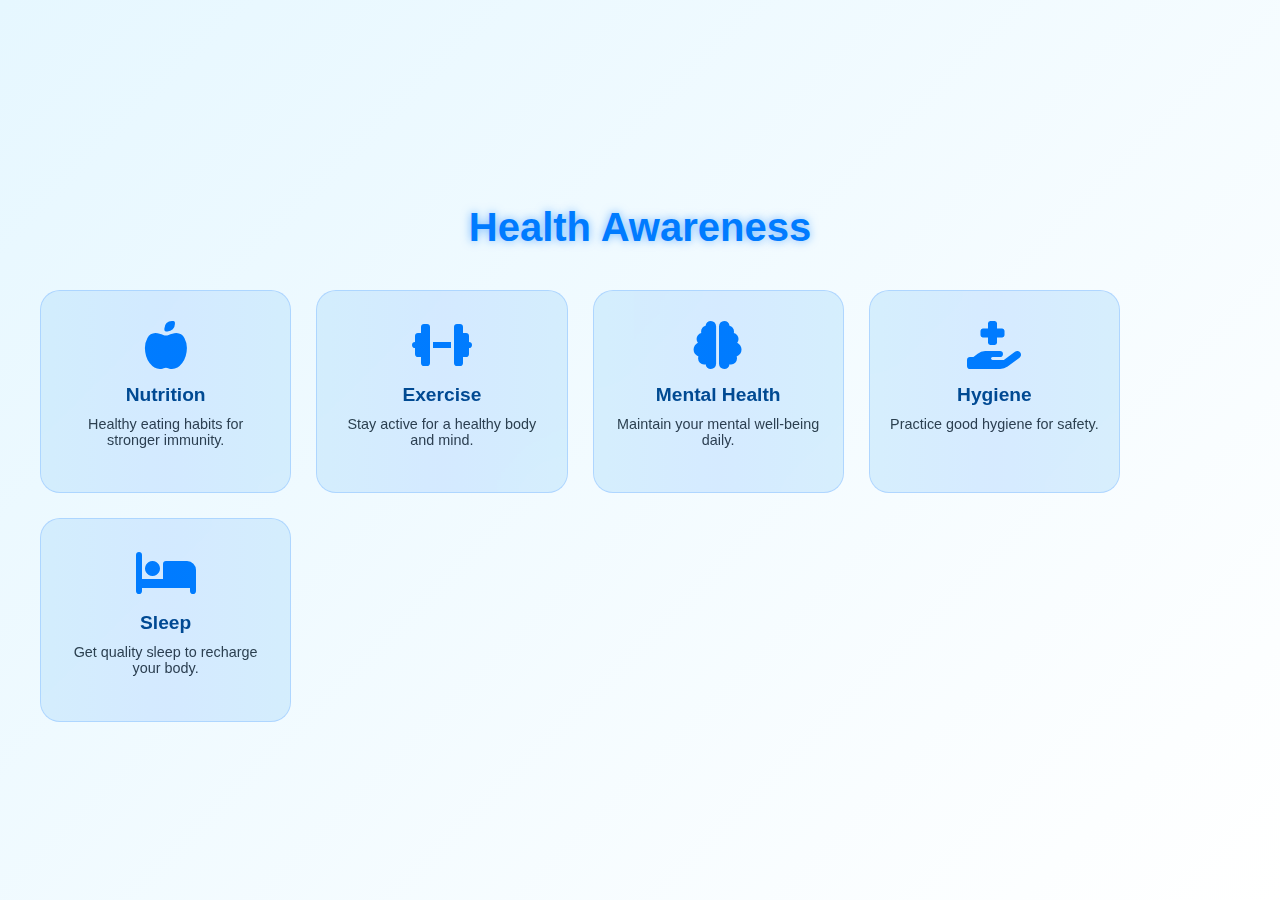
<file: awareness.html>
﻿<!DOCTYPE html>
<html lang="en">
<head>
    <meta charset="UTF-8">
    <meta name="viewport" content="width=device-width, initial-scale=1.0">
    <title>Health Awareness</title>
    <link rel="stylesheet" href="awareness.css">
    <link href="https://cdnjs.cloudflare.com/ajax/libs/font-awesome/6.4.0/css/all.min.css" rel="stylesheet">
</head>
<body>
    <div class="container">
        <h1>Health Awareness</h1>
        <div class="grid">
            <div class="card" onclick="openModal('nutritionModal')">
                <i class="fa-solid fa-apple-whole fa-3x"></i>
                <h2>Nutrition</h2>
                <p>Healthy eating habits for stronger immunity.</p>
            </div>
            <div class="card" onclick="openModal('exerciseModal')">
                <i class="fa-solid fa-dumbbell fa-3x"></i>
                <h2>Exercise</h2>
                <p>Stay active for a healthy body and mind.</p>
            </div>
            <div class="card" onclick="openModal('mentalModal')">
                <i class="fa-solid fa-brain fa-3x"></i>
                <h2>Mental Health</h2>
                <p>Maintain your mental well-being daily.</p>
            </div>
            <div class="card" onclick="openModal('hygieneModal')">
                <i class="fa-solid fa-hand-holding-medical fa-3x"></i>
                <h2>Hygiene</h2>
                <p>Practice good hygiene for safety.</p>
            </div>
            <div class="card" onclick="openModal('sleepModal')">
                <i class="fa-solid fa-bed fa-3x"></i>
                <h2>Sleep</h2>
                <p>Get quality sleep to recharge your body.</p>
            </div>
        </div>
    </div>

    <!-- Nutrition Modal -->
    <div id="nutritionModal" class="modal">
        <div class="modal-content">
            <span class="close">&times;</span>
            <h2>Nutrition</h2>
            <i class="fa-solid fa-apple-whole topic-icon"></i>
            <p id="nutritionText"></p>
            <a id="nutritionLink" href="#" target="_blank" style="display:none;">Learn More</a>
        </div>
    </div>

    <!-- Exercise Modal -->
    <div id="exerciseModal" class="modal">
        <div class="modal-content">
            <span class="close">&times;</span>
            <h2>Exercise</h2>
            <i class="fa-solid fa-dumbbell topic-icon"></i>
            <p id="exerciseText"></p>
            <a id="exerciseLink" href="#" target="_blank" style="display:none;">Learn More</a>
        </div>
    </div>

    <!-- Mental Health Modal -->
    <div id="mentalModal" class="modal">
        <div class="modal-content">
            <span class="close">&times;</span>
            <h2>Mental Health</h2>
            <i class="fa-solid fa-brain topic-icon"></i>
            <p id="mentalText"></p>
            <a id="mentalLink" href="#" target="_blank" style="display:none;">Learn More</a>
        </div>
    </div>

    <!-- Hygiene Modal -->
    <div id="hygieneModal" class="modal">
        <div class="modal-content">
            <span class="close">&times;</span>
            <h2>Hygiene</h2>
            <i class="fa-solid fa-hand-holding-medical topic-icon"></i>
            <p id="hygieneText"></p>
            <a id="hygieneLink" href="#" target="_blank" style="display:none;">Learn More</a>
        </div>
    </div>

    <!-- Sleep Modal -->
    <div id="sleepModal" class="modal">
        <div class="modal-content">
            <span class="close">&times;</span>
            <h2>Sleep</h2>
            <i class="fa-solid fa-bed topic-icon"></i>
            <p id="sleepText"></p>
            <a id="sleepLink" href="#" target="_blank" style="display:none;">Learn More</a>
        </div>
    </div>

    <script src="awareness.js"></script>
</body>
</html>
</file>
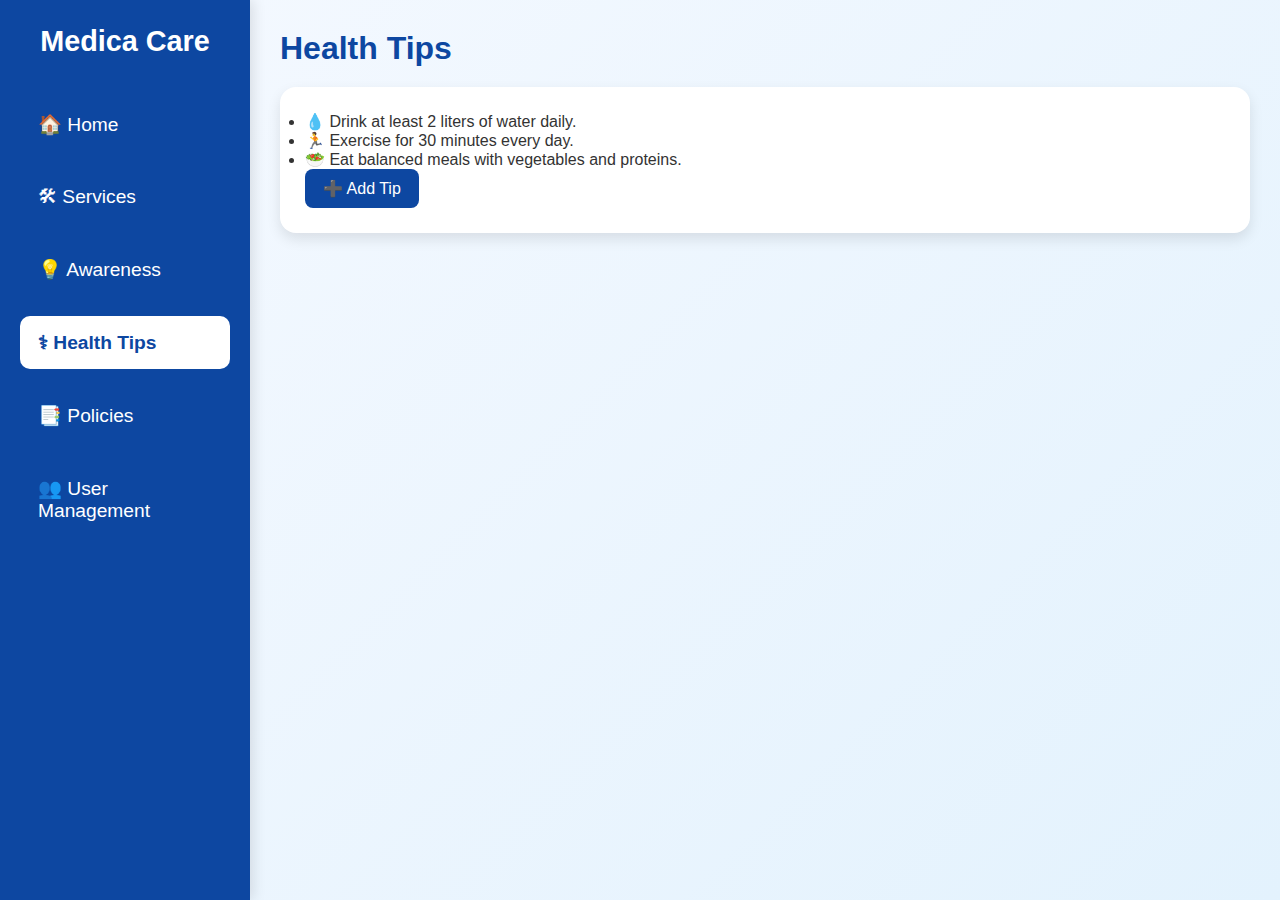
<file: health.html>
﻿<!DOCTYPE html>
<html lang="en">
<head>
    <meta charset="UTF-8" />
    <meta name="viewport" content="width=device-width, initial-scale=1.0" />
    <title>Health Tips</title>
    <link rel="stylesheet" href="style22.css" />
    <script defer src="health.js"></script>
</head>
<body>
    <!-- Sidebar -->
    <div class="sidebar">
        <h2>Medica Care</h2>
        <a href="index.html">🏠 Home</a>
        <a href="services.html">🛠 Services</a>
        <a href="awareness.html">💡 Awareness</a>
        <a href="health.html" class="active">⚕ Health Tips</a>
        <a href="policies.html">📑 Policies</a>
        <a href="user.html">👥 User Management</a>
    </div>

    <!-- Main -->
    <div class="main">
        <h1>Health Tips</h1>
        <div class="table-container">
            <ul id="tipsList">
                <li>💧 Drink at least 2 liters of water daily.</li>
                <li>🏃 Exercise for 30 minutes every day.</li>
                <li>🥗 Eat balanced meals with vegetables and proteins.</li>
            </ul>
            <button onclick="addTip()">➕ Add Tip</button>
        </div>
    </div>
</body>
</html>
</file>
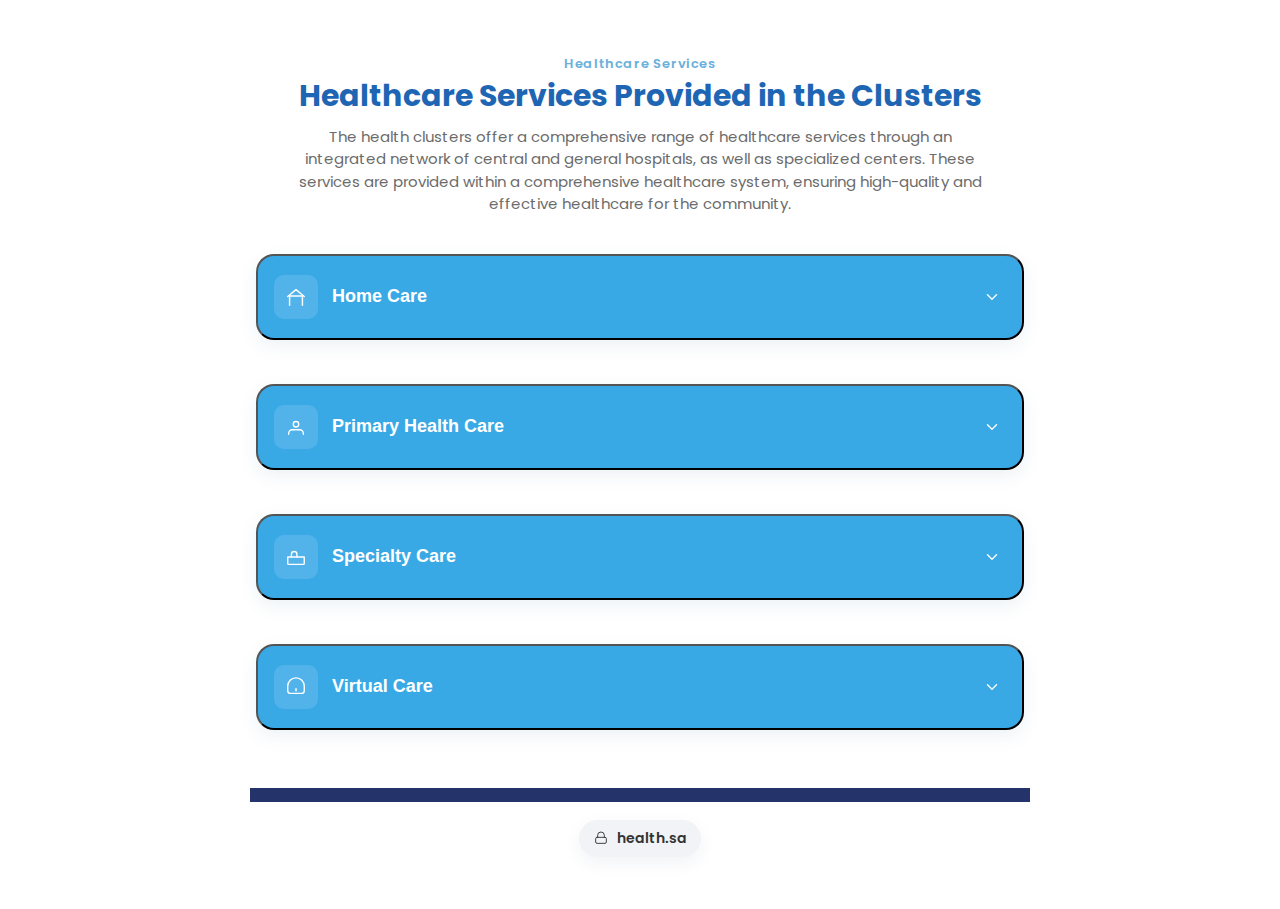
<file: healthcare.html>
﻿<!doctype html>
<html lang="en">
<head>
    <meta charset="utf-8" />
    <meta name="viewport" content="width=device-width,initial-scale=1" />
    <title>Healthcare Services — Accordion</title>

    <!-- Optional: Google font similar to screenshot -->
    <link href="https://fonts.googleapis.com/css2?family=Poppins:wght@300;400;600;700&display=swap" rel="stylesheet">

    <style>
        :root {
            --bg: #ffffff;
            --primary: #1e66b3; /* dark-blue title */
            --card: #39A9E6; /* blue card */
            --card-dark: #2b9bd6;
            --muted: #6b6b6b;
            --max-width: 820px;
        }

        * {
            box-sizing: border-box
        }

        body {
            margin: 0;
            background: var(--bg);
            font-family: 'Poppins',system-ui,-apple-system,Segoe UI,Roboto,"Helvetica Neue",Arial;
            color: #222;
            -webkit-font-smoothing: antialiased;
            -moz-osx-font-smoothing: grayscale;
        }

        .page {
            max-width: var(--max-width);
            margin: 24px auto;
            padding: 20px;
        }

        header {
            text-align: center;
            padding-top: 10px;
            padding-bottom: 6px;
        }

        .kicker {
            color: #6bb0db;
            font-weight: 600;
            font-size: 13px;
            letter-spacing: 0.6px;
            margin-bottom: 6px;
        }

        h1 {
            margin: 0;
            font-size: 30px;
            line-height: 1.05;
            color: var(--primary);
            font-weight: 700;
            margin-bottom: 14px;
        }

        p.lead {
            max-width: 720px;
            margin: 0 auto 26px auto;
            color: var(--muted);
            line-height: 1.5;
            font-size: 15px;
            padding: 0 8px;
        }

        /* accordion container */
        .accordion {
            display: flex;
            flex-direction: column;
            gap: 18px;
            padding: 6px;
        }

        .card {
            background: var(--card);
            color: white;
            border-radius: 18px;
            padding: 14px 16px;
            display: flex;
            align-items: center;
            justify-content: space-between;
            cursor: pointer;
            box-shadow: 0 6px 18px rgba(31,95,145,0.08);
            transition: transform .18s ease, box-shadow .18s ease;
        }

            .card:active {
                transform: translateY(1px);
            }

        .card-inner {
            display: flex;
            gap: 14px;
            align-items: center;
            flex: 1;
            min-height: 54px;
        }

        /* icon left circle */
        .icon {
            width: 44px;
            height: 44px;
            flex: 0 0 44px;
            display: grid;
            place-items: center;
            background: rgba(255,255,255,0.12);
            border-radius: 10px;
            padding: 6px;
        }

        .label {
            font-size: 18px;
            font-weight: 600;
        }

        .chev {
            flex-shrink: 0;
            width: 28px;
            height: 28px;
            display: grid;
            place-items: center;
            opacity: 0.95;
            transition: transform .25s cubic-bezier(.2,.8,.2,1);
        }

        /* expanded content */
        .panel {
            overflow: hidden;
            max-height: 0;
            transition: max-height .36s cubic-bezier(.2,.8,.2,1), padding .25s ease;
            background: linear-gradient(180deg, rgba(255,255,255,0.02), rgba(255,255,255,0.01));
            border-radius: 12px;
            margin-top: 8px;
            color: #fff;
            padding: 0 12px;
        }

        .panel-content {
            padding: 12px 6px 16px 6px;
            color: #f7fbff;
            font-size: 14px;
            line-height: 1.45;
        }

        /* when active */
        .card.active .chev {
            transform: rotate(180deg);
        }

        .card.active + .panel {
            padding: 10px 12px 16px 12px;
        }

        /* small footer/lock bar */
        footer.lockbar {
            margin-top: 26px;
            border-top: 14px solid #24346a; /* navy band like screenshot */
            padding: 18px 10px 8px;
            text-align: center;
            background: transparent;
        }

        .lock {
            display: inline-flex;
            gap: 8px;
            align-items: center;
            background: #f1f3f7;
            border-radius: 20px;
            padding: 8px 14px;
            color: #333;
            font-weight: 600;
            font-size: 14px;
            box-shadow: 0 6px 18px rgba(36,52,106,0.06);
        }

        /* responsiveness */
        @media (max-width:520px) {
            h1 {
                font-size: 26px;
            }

            .label {
                font-size: 16px;
            }

            .card {
                padding: 12px;
                border-radius: 16px;
            }

            .icon {
                width: 40px;
                height: 40px;
                border-radius: 10px;
            }
        }
    </style>
</head>
<body>
    <div class="page" role="main">
        <header>
            <div class="kicker">Healthcare Services</div>
            <h1>Healthcare Services Provided in the Clusters</h1>
            <p class="lead">
                The health clusters offer a comprehensive range of healthcare services through an integrated network of central and general hospitals, as well as specialized centers. These services are provided within a comprehensive healthcare system, ensuring high-quality and effective healthcare for the community.
            </p>
        </header>

        <section class="accordion" aria-label="Healthcare services list">
            <!-- Card 1 -->
            <button class="card" aria-expanded="false" data-target="p1">
                <div class="card-inner">
                    <span class="icon" aria-hidden="true">
                        <!-- Home SVG -->
                        <svg width="22" height="22" viewBox="0 0 24 24" fill="none" xmlns="http://www.w3.org/2000/svg">
                            <path d="M3 11.5L12 4l9 7.5" stroke="#fff" stroke-width="1.6" stroke-linecap="round" stroke-linejoin="round" />
                            <path d="M5 21V11h14v10" stroke="#fff" stroke-width="1.6" stroke-linecap="round" stroke-linejoin="round" />
                        </svg>
                    </span>
                    <span class="label">Home Care</span>
                </div>
                <span class="chev" aria-hidden="true">
                    <svg width="18" height="18" viewBox="0 0 24 24" fill="none">
                        <path d="M6 9l6 6 6-6" stroke="#fff" stroke-width="2" stroke-linecap="round" stroke-linejoin="round" />
                    </svg>
                </span>
            </button>
            <div id="p1" class="panel" aria-hidden="true">
                <div class="panel-content">
                    Home-based medical services including nursing visits, medication management, follow-up, and palliative support delivered by trained teams.
                </div>
            </div>

            <!-- Card 2 -->
            <button class="card" aria-expanded="false" data-target="p2">
                <div class="card-inner">
                    <span class="icon" aria-hidden="true">
                        <!-- Primary care / doctor icon -->
                        <svg width="22" height="22" viewBox="0 0 24 24" fill="none">
                            <path d="M12 12a3 3 0 100-6 3 3 0 000 6z" stroke="#fff" stroke-width="1.5" stroke-linecap="round" stroke-linejoin="round" />
                            <path d="M4 20v-1a4 4 0 014-4h8a4 4 0 014 4v1" stroke="#fff" stroke-width="1.5" stroke-linecap="round" stroke-linejoin="round" />
                        </svg>
                    </span>
                    <span class="label">Primary Health Care</span>
                </div>
                <span class="chev" aria-hidden="true">
                    <svg width="18" height="18" viewBox="0 0 24 24" fill="none">
                        <path d="M6 9l6 6 6-6" stroke="#fff" stroke-width="2" stroke-linecap="round" stroke-linejoin="round" />
                    </svg>
                </span>
            </button>
            <div id="p2" class="panel" aria-hidden="true">
                <div class="panel-content">
                    Preventive and curative services including immunizations, routine consultations, maternal and child health, and chronic disease management.
                </div>
            </div>

            <!-- Card 3 -->
            <button class="card" aria-expanded="false" data-target="p3">
                <div class="card-inner">
                    <span class="icon" aria-hidden="true">
                        <!-- Specialty bed / hospital -->
                        <svg width="22" height="22" viewBox="0 0 24 24" fill="none">
                            <path d="M3 12h18v7a1 1 0 01-1 1H4a1 1 0 01-1-1v-7z" stroke="#fff" stroke-width="1.5" stroke-linecap="round" stroke-linejoin="round" />
                            <path d="M7 12V9a3 3 0 016 0v3" stroke="#fff" stroke-width="1.5" stroke-linecap="round" stroke-linejoin="round" />
                        </svg>
                    </span>
                    <span class="label">Specialty Care</span>
                </div>
                <span class="chev" aria-hidden="true">
                    <svg width="18" height="18" viewBox="0 0 24 24" fill="none">
                        <path d="M6 9l6 6 6-6" stroke="#fff" stroke-width="2" stroke-linecap="round" stroke-linejoin="round" />
                    </svg>
                </span>
            </button>
            <div id="p3" class="panel" aria-hidden="true">
                <div class="panel-content">
                    Specialized hospital-level services such as surgery, internal medicine subspecialties, emergency care, and intensive care support.
                </div>
            </div>

            <!-- Card 4 -->
            <button class="card" aria-expanded="false" data-target="p4">
                <div class="card-inner">
                    <span class="icon" aria-hidden="true">
                        <!-- Headset / virtual care -->
                        <svg width="22" height="22" viewBox="0 0 24 24" fill="none">
                            <path d="M3 11a9 9 0 0118 0v5a3 3 0 01-3 3H6a3 3 0 01-3-3v-5z" stroke="#fff" stroke-width="1.5" stroke-linecap="round" stroke-linejoin="round" />
                            <path d="M12 14v2" stroke="#fff" stroke-width="1.6" stroke-linecap="round" />
                        </svg>
                    </span>
                    <span class="label">Virtual Care</span>
                </div>
                <span class="chev" aria-hidden="true">
                    <svg width="18" height="18" viewBox="0 0 24 24" fill="none">
                        <path d="M6 9l6 6 6-6" stroke="#fff" stroke-width="2" stroke-linecap="round" stroke-linejoin="round" />
                    </svg>
                </span>
            </button>
            <div id="p4" class="panel" aria-hidden="true">
                <div class="panel-content">
                    Remote consultations, telemedicine follow-ups, triage and counselling through secure phone or video platforms.
                </div>
            </div>
        </section>

        <footer class="lockbar" aria-hidden="false">
            <div class="lock" role="contentinfo">
                <!-- lock icon -->
                <svg width="16" height="16" viewBox="0 0 24 24" fill="none" style="flex:0 0 16px;">
                    <path d="M7 11V8a5 5 0 0110 0v3" stroke="#333" stroke-width="1.4" stroke-linecap="round" stroke-linejoin="round" />
                    <rect x="4" y="11" width="16" height="9" rx="2" stroke="#333" stroke-width="1.4" stroke-linecap="round" stroke-linejoin="round" />
                </svg>
                <span>health.sa</span>
            </div>
        </footer>
    </div>

    <script>
    // Simple accessible accordion behavior
    document.querySelectorAll('.card').forEach(card => {
      const targetId = card.getAttribute('data-target');
      const panel = document.getElementById(targetId);

      card.addEventListener('click', () => {
        const isActive = card.classList.contains('active');

        // close all cards (single-open behavior). Remove this block to allow multiple open.
        document.querySelectorAll('.card').forEach(c=>{
          c.classList.remove('active');
          c.setAttribute('aria-expanded','false');
          const t = c.getAttribute('data-target');
          const p = document.getElementById(t);
          if(p){
            p.style.maxHeight = null;
            p.setAttribute('aria-hidden','true');
          }
        });

        if(!isActive){
          // open this one
          card.classList.add('active');
          card.setAttribute('aria-expanded','true');
          if(panel){
            panel.setAttribute('aria-hidden','false');
            // set max-height for transition
            panel.style.maxHeight = panel.scrollHeight + "px";
          }
        } else {
          // already handled by close-all above
        }
      });

      // Close on Escape when focused within
      card.addEventListener('keydown', e => {
        if(e.key === 'Escape'){
          card.click();
        }
      });
    });

    // Ensure panels that are opened via CSS have correct maxHeight on load (none open by default)
    window.addEventListener('load', ()=> {
      document.querySelectorAll('.panel').forEach(p=>{
        if(p.getAttribute('aria-hidden') === 'false'){
          p.style.maxHeight = p.scrollHeight + 'px';
        }
      });
    });
    </script>
</body>
</html>
</file>
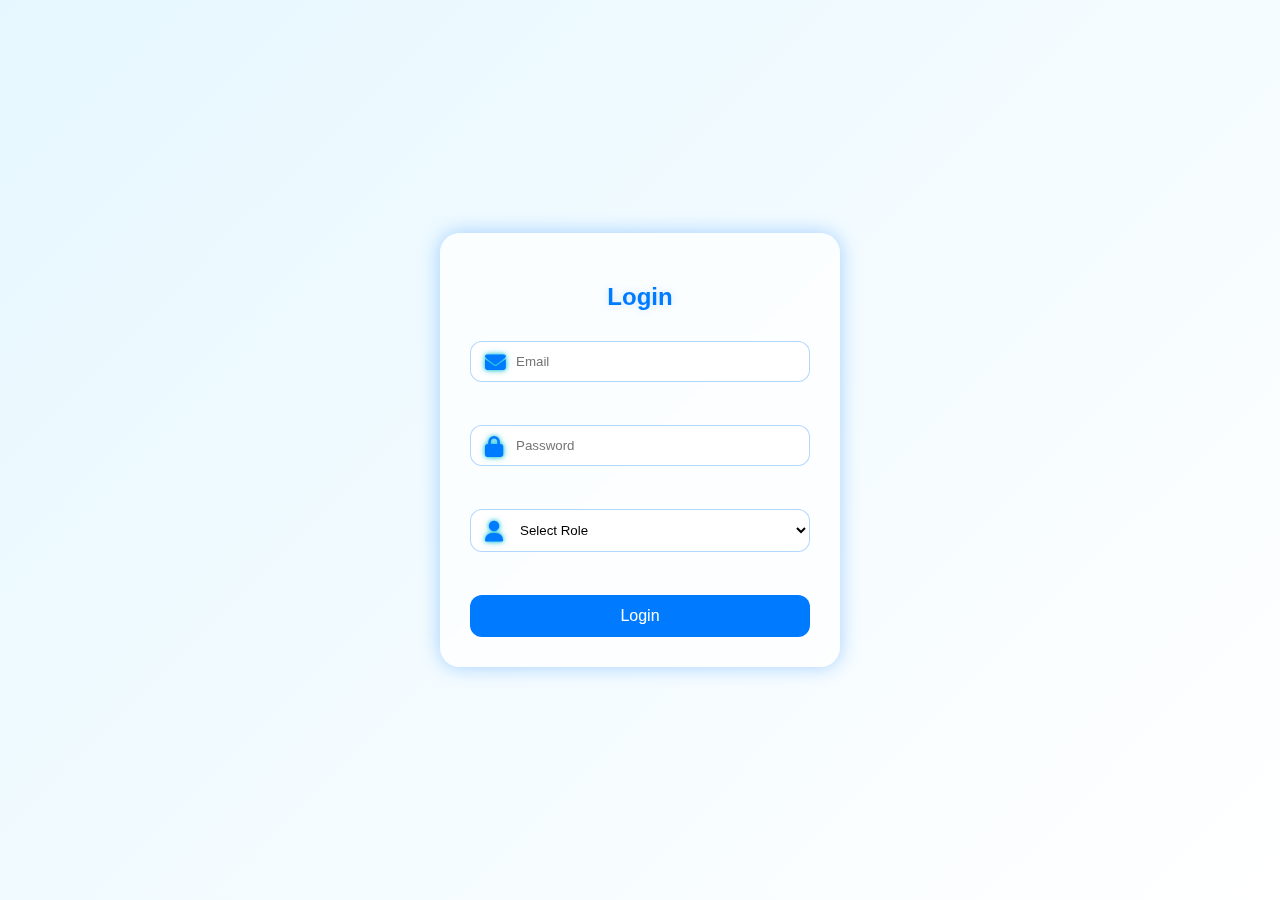
<file: login.html>
﻿<!DOCTYPE html>
<html lang="en">
<head>
    <meta charset="UTF-8">
    <meta name="viewport" content="width=device-width, initial-scale=1.0">
    <title>Login</title>
    <link rel="stylesheet" href="login.css">
    <link href="https://cdnjs.cloudflare.com/ajax/libs/font-awesome/6.4.0/css/all.min.css" rel="stylesheet">
</head>
<body>
    <div class="login-container">
        <div class="login-card">
            <h2>Login</h2>
            <form id="loginForm">
                <div class="input-group">
                    <i class="fa-solid fa-envelope"></i>
                    <input type="email" id="email" placeholder="Email" required>
                    <small id="emailHint" class="hint"></small>
                </div>
                <div class="input-group">
                    <i class="fa-solid fa-lock"></i>
                    <input type="password" id="password" placeholder="Password" required>
                    <small id="passwordHint" class="hint"></small>
                </div>
                <div class="input-group">
                    <i class="fa-solid fa-user"></i>
                    <select id="role" required>
                        <option value="" disabled selected>Select Role</option>
                        <option value="patient">Patient</option>
                        <option value="doctor">Doctor</option>
                        <option value="admin">Admin</option>
                    </select>
                    <small id="roleHint" class="hint"></small>
                </div>
                <div class="input-group" id="hospitalGroup" style="display:none;">
                    <i class="fa-solid fa-hospital"></i>
                    <input type="text" id="hospitalId" placeholder="Hospital ID">
                    <small id="hospitalHint" class="hint"></small>
                </div>
                <button type="submit" class="login-btn">Login</button>
            </form>
        </div>
    </div>
    <script src="login.js"></script>
</body>
</html>
</file>
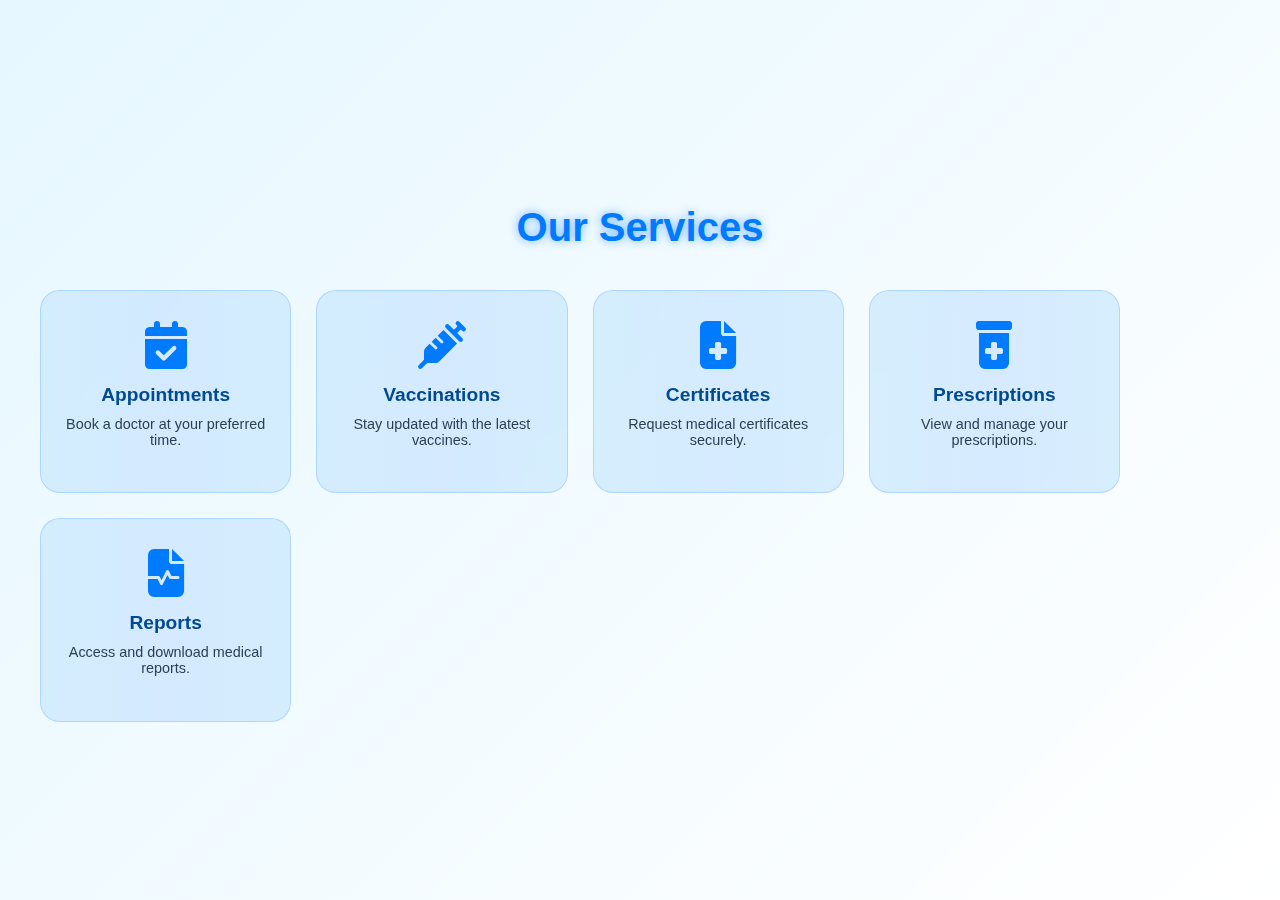
<file: services.html>
﻿<!DOCTYPE html>
<html lang="en">
<head>
    <meta charset="UTF-8">
    <meta name="viewport" content="width=device-width, initial-scale=1.0">
    <title>Services</title>
    <link rel="stylesheet" href="services.css">
    <!-- Font Awesome for icons -->
    <link href="https://cdnjs.cloudflare.com/ajax/libs/font-awesome/6.4.0/css/all.min.css" rel="stylesheet">
</head>
<body>
    <div class="container">
        <h1>Our Services</h1>
        <div class="grid">
            <div class="card" onclick="openModal('appointmentsModal')">
                <i class="fa-solid fa-calendar-check fa-3x"></i>
                <h2>Appointments</h2>
                <p>Book a doctor at your preferred time.</p>
            </div>
            <div class="card" onclick="openModal('vaccinationsModal')">
                <i class="fa-solid fa-syringe fa-3x"></i>
                <h2>Vaccinations</h2>
                <p>Stay updated with the latest vaccines.</p>
            </div>
            <div class="card" onclick="openModal('certificatesModal')">
                <i class="fa-solid fa-file-medical fa-3x"></i>
                <h2>Certificates</h2>
                <p>Request medical certificates securely.</p>
            </div>
            <div class="card" onclick="openModal('prescriptionsModal')">
                <i class="fa-solid fa-prescription-bottle-medical fa-3x"></i>
                <h2>Prescriptions</h2>
                <p>View and manage your prescriptions.</p>
            </div>
            <div class="card" onclick="openModal('reportsModal')">
                <i class="fa-solid fa-file-waveform fa-3x"></i>
                <h2>Reports</h2>
                <p>Access and download medical reports.</p>
            </div>
        </div>
    </div>

    <!-- Appointments Modal -->
    <div id="appointmentsModal" class="modal">
        <div class="modal-content">
            <span class="close">&times;</span>
            <h2>Book an Appointment</h2>
            <form>
                <label for="doctor">Choose Doctor:</label>
                <select id="doctor" required>
                    <option>Dr. Smith</option>
                    <option>Dr. Johnson</option>
                    <option>Dr. Lee</option>
                </select><br><br>
                <label for="date">Date:</label>
                <input type="date" id="date" required><br><br>
                <label for="time">Time:</label>
                <input type="time" id="time" required><br><br>
                <button type="submit">Book Now</button>
            </form>
        </div>
    </div>

    <!-- Vaccinations Modal -->
    <div id="vaccinationsModal" class="modal">
        <div class="modal-content">
            <span class="close">&times;</span>
            <h2>Vaccinations</h2>
            <form>
                <label for="vaccine">Choose Vaccine:</label>
                <select id="vaccine" required>
                    <option>COVID-19</option>
                    <option>Flu</option>
                    <option>Hepatitis B</option>
                </select><br><br>
                <label for="vaccineDate">Date:</label>
                <input type="date" id="vaccineDate" required><br><br>
                <button type="submit">Book Vaccine</button>
            </form>
        </div>
    </div>

    <!-- Certificates Modal -->
    <div id="certificatesModal" class="modal">
        <div class="modal-content">
            <span class="close">&times;</span>
            <h2>Request Certificate</h2>
            <form>
                <label for="certificateType">Type:</label>
                <select id="certificateType" required>
                    <option>Medical Leave</option>
                    <option>Fitness Certificate</option>
                </select><br><br>
                <button type="submit">Request Certificate</button>
            </form>
        </div>
    </div>

    <!-- Prescriptions Modal -->
    <div id="prescriptionsModal" class="modal">
        <div class="modal-content">
            <span class="close">&times;</span>
            <h2>Prescriptions</h2>

            <!-- Prescriptions Table -->
            <table id="prescriptionsTable">
                <thead>
                    <tr>
                        <th>Patient Name</th>
                        <th>Medicine</th>
                        <th>Dosage</th>
                        <th>Date</th>
                    </tr>
                </thead>
                <tbody>
                    <tr>
                        <td>John Doe</td>
                        <td>Amoxicillin</td>
                        <td>500mg</td>
                        <td>2025-09-11</td>
                    </tr>
                </tbody>
            </table>

            <!-- Add Prescription Button -->
            <button class="add-prescription-btn" onclick="togglePrescriptionForm()">
                + Add Prescription
            </button>

            <!-- Hidden Add Prescription Form -->
            <form id="addPrescriptionForm" onsubmit="addPrescription(event)">
                <input type="text" id="patientName" placeholder="Patient Name" required>
                <input type="text" id="medicine" placeholder="Medicine" required>
                <input type="text" id="dosage" placeholder="Dosage" required>
                <input type="date" id="date" required>
                <button type="submit">Save Prescription</button>
            </form>
        </div>
    </div>

    <!-- Reports Modal -->
    <div id="reportsModal" class="modal">
        <div class="modal-content">
            <span class="close">&times;</span>
            <h2>Reports</h2>
            <p>Your available reports will appear here.</p>
            <button>Download Report</button>
        </div>
    </div>

    <script src="services.js"></script>
</body>
</html>
</file>
<file: awareness.css>
﻿body {
    font-family: 'Roboto', sans-serif;
    margin: 0;
    background: linear-gradient(135deg, #e6f7ff, #ffffff);
    color: #000;
    min-height: 100vh;
    display: flex;
    justify-content: center;
    align-items: center;
    flex-direction: column;
}

.container {
    text-align: center;
    padding: 20px;
}

h1 {
    font-size: 2.5rem;
    margin-bottom: 40px;
    color: #007bff;
    text-shadow: 0 0 10px #007bff88;
}

.grid {
    display: grid;
    grid-template-columns: repeat(auto-fit, minmax(200px, 1fr));
    gap: 25px;
    width: 90%;
    max-width: 1200px;
}

.card {
    background: rgba(255, 255, 255, 0.6);
    backdrop-filter: blur(15px);
    border-radius: 20px;
    padding: 30px 20px;
    text-align: center;
    position: relative;
    overflow: hidden;
    border: 1px solid rgba(0, 123, 255, 0.3);
    transition: transform 0.3s, box-shadow 0.3s;
    cursor: pointer;
}

    .card i {
        color: #007bff;
        margin-bottom: 15px;
        transition: transform 0.3s, color 0.3s, text-shadow 0.5s;
    }

    .card:hover i {
        transform: scale(1.3);
        color: #00bcd4;
        text-shadow: 0 0 15px #00bcd4, 0 0 30px #00bcd466, 0 0 45px #00bcd433;
    }

    .card h2 {
        font-size: 1.2rem;
        margin: 0;
        color: #004080;
    }

    .card p {
        font-size: 0.9rem;
        margin-top: 10px;
        color: #333;
    }

/* Neon pulse animation */
@keyframes neonPulse {
    0%, 100% {
        box-shadow: 0 0 12px #00bcd4, 0 0 25px #00bcd444, 0 0 35px #00bcd422;
    }

    50% {
        box-shadow: 0 0 18px #007bff, 0 0 35px #007bff44, 0 0 50px #007bff33;
    }
}

.card::before {
    content: '';
    position: absolute;
    top: -50%;
    left: -50%;
    width: 200%;
    height: 200%;
    background: linear-gradient(45deg, #00bcd4, #007bff, #00bcd4);
    opacity: 0.15;
    transform: rotate(45deg);
    transition: all 0.5s ease;
}

.card:hover::before {
    opacity: 0.4;
    animation: neonPulse 2s infinite;
}

/* Modal Styles */
.modal {
    display: none;
    position: fixed;
    z-index: 999;
    left: 0;
    top: 0;
    width: 100%;
    height: 100%;
    background: rgba(0,0,0,0.4);
    backdrop-filter: blur(5px);
    justify-content: center;
    align-items: center;
}

.modal-content {
    background: rgba(255,255,255,0.9);
    backdrop-filter: blur(20px);
    border-radius: 20px;
    padding: 30px;
    width: 90%;
    max-width: 600px;
    color: #000;
    position: relative;
    box-shadow: 0 0 20px #007bff55;
    transform: scale(0.8);
    opacity: 0;
    transition: transform 0.3s ease, opacity 0.3s ease;
}

.modal.show .modal-content {
    transform: scale(1);
    opacity: 1;
}

.close {
    position: absolute;
    top: 15px;
    right: 20px;
    font-size: 1.5rem;
    cursor: pointer;
    color: #007bff;
}

.modal h2 {
    margin-top: 0;
    color: #007bff;
    text-shadow: 0 0 8px #007bff55;
}

.modal p {
    color: #333;
}

/* Topic Icon inside Modal */
.topic-icon {
    font-size: 2rem;
    color: #00bcd4;
    display: block;
    margin: 15px auto;
}
</file>
<file: login.css>
﻿body {
    font-family: 'Roboto', sans-serif;
    margin: 0;
    background: linear-gradient(135deg, #e6f7ff, #ffffff);
    display: flex;
    justify-content: center;
    align-items: center;
    min-height: 100vh;
}

.login-container {
    width: 100%;
    max-width: 400px;
    padding: 20px;
}
/* Ensure the login card has a fixed width */
.login-card {
    width: 100%;
    max-width: 400px; /* sets maximum width */
    padding: 30px;
    margin: 0 auto; /* center the card */
    background: rgba(255,255,255,0.7);
    backdrop-filter: blur(15px);
    border-radius: 20px;
    box-shadow: 0 0 20px #007bff55;
    text-align: center;
    box-sizing: border-box; /* include padding in width */
}

/* Input fields */
.input-group input,
.input-group select {
    width: 100%; /* fills the card width */
    max-width: 100%; /* prevent overflow */
    padding: 12px 15px 12px 45px; /* leave space for icons */
    border-radius: 12px;
    border: 1px solid rgba(0,123,255,0.3);
    background: rgba(255,255,255,0.6);
    outline: none;
    transition: all 0.3s ease;
    box-sizing: border-box; /* ensures padding included in width */
}


    .login-card h2 {
        margin-bottom: 30px;
        color: #007bff;
        text-shadow: 0 0 8px #007bff33;
    }

.input-group {
    position: relative;
    margin-bottom: 20px;
}

    .input-group i {
        position: absolute;
        top: 50%;
        left: 15px;
        transform: translateY(-100%); /* keeps it centered */
        color: #007bff;
        font-size: 1.3rem;
        opacity: 1;
        filter: none;
        z-index: 10;
        
    }
   

    /* Optional: add subtle glow for techy look */
    .input-group i {
        text-shadow: 0 0 4px #00bcd4, 0 0 8px #00bcd466;
    }

    .input-group input,
    .input-group select {
        width: 100%;
        padding: 12px 15px 12px 45px;
        border-radius: 12px;
        border: 1px solid rgba(0,123,255,0.3);
        background: rgba(255,255,255,0.6);
        backdrop-filter: blur(5px);
        outline: none;
        transition: all 0.3s ease;
    }

        .input-group input:focus,
        .input-group select:focus {
            border-color: #00bcd4;
            box-shadow: 0 0 10px #00bcd4aa;
        }

.hint {
    display: block;
    font-size: 0.8rem;
    color: #007bffaa;
    margin-top: 5px;
    min-height: 18px;
}

.login-btn {
    width: 100%;
    padding: 12px;
    border: none;
    border-radius: 12px;
    background: #007bff;
    color: #fff;
    font-size: 1rem;
    cursor: pointer;
    transition: all 0.3s ease;
}

    .login-btn:hover {
        background: #00bcd4;
        box-shadow: 0 0 15px #00bcd4aa;
    }
</file>
<file: services.css>
﻿body {
    font-family: 'Roboto', sans-serif;
    margin: 0;
    background: linear-gradient(135deg, #e6f7ff, #ffffff);
    color: #000;
    min-height: 100vh;
    display: flex;
    justify-content: center;
    align-items: center;
    flex-direction: column;
}

.container {
    text-align: center;
    padding: 20px;
}

h1 {
    font-size: 2.5rem;
    margin-bottom: 40px;
    color: #007bff;
    text-shadow: 0 0 10px #007bff88;
}

.grid {
    display: grid;
    grid-template-columns: repeat(auto-fit, minmax(200px, 1fr));
    gap: 25px;
    width: 90%;
    max-width: 1200px;
}

.card {
    background: rgba(255, 255, 255, 0.6);
    backdrop-filter: blur(15px);
    border-radius: 20px; /* keep cards rectangular */
    padding: 30px 20px;
    cursor: pointer;
    transition: transform 0.3s, box-shadow 0.3s;
    border: 1px solid rgba(0, 123, 255, 0.3);
    text-align: center;
    position: relative;
    overflow: hidden;
}

    .card i {
        color: #007bff;
        margin-bottom: 15px;
        transition: transform 0.3s, color 0.3s, text-shadow 0.5s;
    }

    .card h2 {
        font-size: 1.2rem;
        margin: 0;
        color: #004080;
    }

    .card p {
        font-size: 0.9rem;
        margin-top: 10px;
        color: #333;
    }

    .card:hover {
        transform: translateY(-10px);
        box-shadow: 0 0 20px #00bcd4;
    }

        .card:hover i {
            transform: scale(1.3);
            color: #00bcd4;
            text-shadow: 0 0 15px #00bcd4, 0 0 30px #00bcd466, 0 0 45px #00bcd433;
        }

/* Neon pulse animation */
@keyframes neonPulse {
    0%, 100% {
        box-shadow: 0 0 12px #00bcd4, 0 0 25px #00bcd444, 0 0 35px #00bcd422;
    }

    50% {
        box-shadow: 0 0 18px #007bff, 0 0 35px #007bff44, 0 0 50px #007bff33;
    }
}

.card::before {
    content: '';
    position: absolute;
    top: -50%;
    left: -50%;
    width: 200%;
    height: 200%;
    background: linear-gradient(45deg, #00bcd4, #007bff, #00bcd4);
    opacity: 0.15;
    transform: rotate(45deg);
    transition: all 0.5s ease;
}

.card:hover::before {
    opacity: 0.4;
    animation: neonPulse 2s infinite;
}

/* Modal Styles */
.modal {
    display: none;
    position: fixed;
    z-index: 999;
    left: 0;
    top: 0;
    width: 100%;
    height: 100%;
    background: rgba(0,0,0,0.4);
    backdrop-filter: blur(5px);
    justify-content: center;
    align-items: center;
}

.modal-content {
    background: rgba(255,255,255,0.9);
    backdrop-filter: blur(20px);
    border-radius: 100px; /* tube shape for modals */
    padding: 40px 60px;
    width: 85%;
    max-width: 900px;
    min-height: 180px;
    color: #000;
    position: relative;
    box-shadow: 0 0 25px #007bff88;
    transform: scale(0.8);
    opacity: 0;
    transition: transform 0.3s ease, opacity 0.3s ease;
    display: flex;
    flex-direction: column;
    justify-content: center;
    align-items: center;
}

.modal.show .modal-content {
    transform: scale(1);
    opacity: 1;
}

.close {
    position: absolute;
    top: 15px;
    right: 25px;
    font-size: 1.5rem;
    cursor: pointer;
    color: #007bff;
}

.modal h2 {
    margin-top: 0;
    color: #007bff;
    text-shadow: 0 0 8px #007bff55;
}

.modal p {
    color: #333;
}

/* Form elements inside modal */
.modal-content form {
    width: 100%;
    display: flex;
    justify-content: space-around;
    align-items: center;
    flex-wrap: wrap;
    gap: 20px;
}

.modal-content label {
    font-weight: bold;
    color: #004080;
}

.modal-content input,
.modal-content select,
.modal-content button {
    padding: 12px 20px;
    border-radius: 100px; /* capsule style */
    border: 1px solid #007bff;
    outline: none;
    font-size: 1rem;
    transition: 0.3s ease;
}

    .modal-content input:focus,
    .modal-content select:focus {
        border-color: #00bcd4;
        box-shadow: 0 0 10px #00bcd4aa;
    }

.modal-content button {
    background: #007bff;
    color: #fff;
    border: none;
    cursor: pointer;
    font-weight: bold;
}

    .modal-content button:hover {
        background: #0056b3;
    }

/* Prescription Table Styles */
table {
    width: 100%;
    border-collapse: collapse;
    margin-top: 15px;
    background: rgba(255, 255, 255, 0.95);
    border-radius: 20px; /* keep as soft rectangle */
    overflow: hidden;
}

    table th, table td {
        border: 1px solid #007bff;
        padding: 12px;
        text-align: center;
        color: #000;
    }

    table th {
        background: #e6f2ff;
        color: #004080;
    }

/* Add Prescription Button */
.add-prescription-btn {
    background: #007bff;
    color: #fff;
    padding: 12px 25px;
    border: none;
    border-radius: 100px; /* capsule button */
    cursor: pointer;
    margin-top: 20px;
    transition: background 0.3s ease;
    font-weight: bold;
}

    .add-prescription-btn:hover {
        background: #0056b3;
    }

/* Add Prescription Form */
#addPrescriptionForm {
    margin-top: 20px;
    display: none; /* hidden until button clicked */
    text-align: center;
}

    #addPrescriptionForm input {
        width: calc(45% - 12px);
        padding: 12px;
        margin: 8px;
        border: 1px solid #007bff;
        border-radius: 100px; /* capsule input */
    }

    #addPrescriptionForm button {
        margin-top: 10px;
        padding: 12px 25px;
        background: #00bcd4;
        border: none;
        border-radius: 100px;
        color: #fff;
        cursor: pointer;
        transition: background 0.3s ease;
        font-weight: bold;
    }

        #addPrescriptionForm button:hover {
            background: #0097a7;
        }
</file>
<file: style22.css>
﻿/* ===== Reset & Global ===== */
* {
    margin: 0;
    padding: 0;
    box-sizing: border-box;
}

body {
    font-family: "Segoe UI", Tahoma, sans-serif;
    display: flex;
    height: 100vh;
    background: linear-gradient(135deg, #f5f9ff, #e3f2fd);
    color: #333;
}

/* ===== Sidebar ===== */
.sidebar {
    width: 250px;
    background: #0d47a1;
    color: white;
    padding: 25px 20px;
    display: flex;
    flex-direction: column;
    box-shadow: 4px 0 12px rgba(0,0,0,0.1);
}
/* Modal Styling */
.modal {
    display: none;
    position: fixed;
    z-index: 999;
    left: 0;
    top: 0;
    width: 100%;
    height: 100%;
    background: rgba(0,0,0,0.5);
    justify-content: center;
    align-items: center;
}

.modal-content {
    background: #fff;
    padding: 20px;
    border-radius: 10px;
    width: 350px;
    display: flex;
    flex-direction: column;
    gap: 10px;
}

    .modal-content input,
    .modal-content select {
        padding: 8px;
        border: 1px solid #ccc;
        border-radius: 6px;
    }

    .sidebar h2 {
        text-align: center;
        margin-bottom: 30px;
        font-size: 1.8rem;
        font-weight: 700;
        color: #fff;
    }

    .sidebar a {
        text-decoration: none;
        color: #fff;
        padding: 15px 18px;
        margin: 10px 0;
        border-radius: 10px;
        font-size: 1.2rem; /* 🔹 Bigger font for sidebar */
        font-weight: 500;
        transition: all 0.3s ease;
    }

        .sidebar a:hover,
        .sidebar a.active {
            background: #fff;
            color: #0d47a1;
            font-weight: 600;
        }

/* ===== Main Area ===== */
.main {
    flex: 1;
    padding: 30px;
    overflow-y: auto;
}

    .main h1 {
        font-size: 2rem;
        margin-bottom: 20px;
        color: #0d47a1;
    }

/* ===== Stat Cards ===== */
.stats {
    display: grid;
    grid-template-columns: repeat(4, 1fr);
    gap: 20px;
    margin-bottom: 30px;
}

.stat-card {
    background: #fff;
    padding: 25px;
    border-radius: 16px;
    box-shadow: 0 6px 14px rgba(0,0,0,0.1);
    text-align: center;
    transition: transform 0.2s ease;
}

    .stat-card:hover {
        transform: translateY(-5px);
    }

.stat-card-title {
    font-size: 1.2rem; /* 🔹 Bigger titles */
    color: #555;
    margin-bottom: 10px;
}

.stat-card-value {
    font-size: 2.5rem;
    font-weight: 700;
    color: #0d47a1;
}

/* ===== Chart Container ===== */
.chart-container {
    background: #fff;
    padding: 25px;
    border-radius: 16px;
    margin-bottom: 30px;
    box-shadow: 0 6px 14px rgba(0,0,0,0.1);
}

    .chart-container h3 {
        margin-bottom: 15px;
        color: #0d47a1;
        font-size: 1.4rem;
    }

/* ===== Table ===== */
.table-container {
    background: #fff;
    padding: 25px;
    border-radius: 16px;
    box-shadow: 0 6px 14px rgba(0,0,0,0.1);
}

    .table-container h3 {
        margin-bottom: 15px;
        color: #0d47a1;
        font-size: 1.4rem;
    }

table {
    width: 100%;
    border-collapse: collapse;
    margin-bottom: 15px;
}

th, td {
    padding: 12px 10px;
    text-align: left;
    border-bottom: 1px solid #eee;
}

th {
    background: #f5f5f5;
    color: #444;
    font-size: 1.1rem;
}

td {
    font-size: 1rem;
    color: #333;
}

/* ===== Buttons ===== */
button {
    padding: 10px 18px;
    border: none;
    border-radius: 8px;
    background: #0d47a1;
    color: #fff;
    font-size: 1rem;
    cursor: pointer;
    transition: 0.3s;
}

    button:hover {
        background: #08306b;
    }
.tips-container {
    display: flex;
    justify-content: center;
    margin: 20px;
}

.tip-card {
    width: 320px;
    border-radius: 12px;
    overflow: hidden;
    box-shadow: 0 4px 12px rgba(0,0,0,0.15);
    background: #fff;
    transition: transform 0.2s ease;
}

    .tip-card:hover {
        transform: translateY(-5px);
    }

.tip-image {
    width: 100%;
    height: 180px;
    object-fit: cover;
}

.tip-content {
    padding: 15px;
}

    .tip-content h3 {
        font-size: 18px;
        margin: 0 0 8px;
    }

.tip-date {
    font-size: 14px;
    color: gray;
    margin-bottom: 10px;
}

.tip-footer {
    display: flex;
    justify-content: space-between;
    align-items: center;
}

.tip-source {
    background: #0073e6;
    color: white;
    padding: 4px 10px;
    border-radius: 12px;
    font-size: 12px;
}

.learn-more {
    text-decoration: none;
    font-size: 14px;
    color: #0073e6;
    font-weight: bold;
    transition: color 0.2s ease;
}

    .learn-more:hover {
        color: #005bb5;
    }
.tips-container {
    display: flex;
    flex-wrap: wrap;
    gap: 20px;
    margin: 20px;
    justify-content: center;
}

.tip-card {
    width: 320px;
    border-radius: 12px;
    overflow: hidden;
    box-shadow: 0 4px 12px rgba(0,0,0,0.15);
    background: #fff;
    transition: transform 0.2s ease;
}

    .tip-card:hover {
        transform: translateY(-5px);
    }

.tip-image {
    width: 100%;
    height: 180px;
    object-fit: cover;
}

.tip-content {
    padding: 15px;
}

    .tip-content h3 {
        font-size: 18px;
        margin: 0 0 8px;
    }

.tip-date {
    font-size: 14px;
    color: gray;
    margin-bottom: 10px;
}

.tip-footer {
    display: flex;
    justify-content: space-between;
    align-items: center;
}

.tip-source {
    background: #0073e6;
    color: white;
    padding: 4px 10px;
    border-radius: 12px;
    font-size: 12px;
}

.learn-more {
    text-decoration: none;
    font-size: 14px;
    color: #0073e6;
    font-weight: bold;
    transition: color 0.2s ease;
}

    .learn-more:hover {
        color: #005bb5;
    }

/* form styling */
.add-tip-form {
    margin: 20px;
    display: flex;
    gap: 10px;
    justify-content: center;
}

    .add-tip-form input {
        padding: 8px;
        border: 1px solid #ccc;
        border-radius: 6px;
    }

    .add-tip-form button {
        background: #0073e6;
        color: white;
        border: none;
        padding: 8px 15px;
        border-radius: 6px;
        cursor: pointer;
    }

        .add-tip-form button:hover {
            background: #005bb5;
        }
</file>
